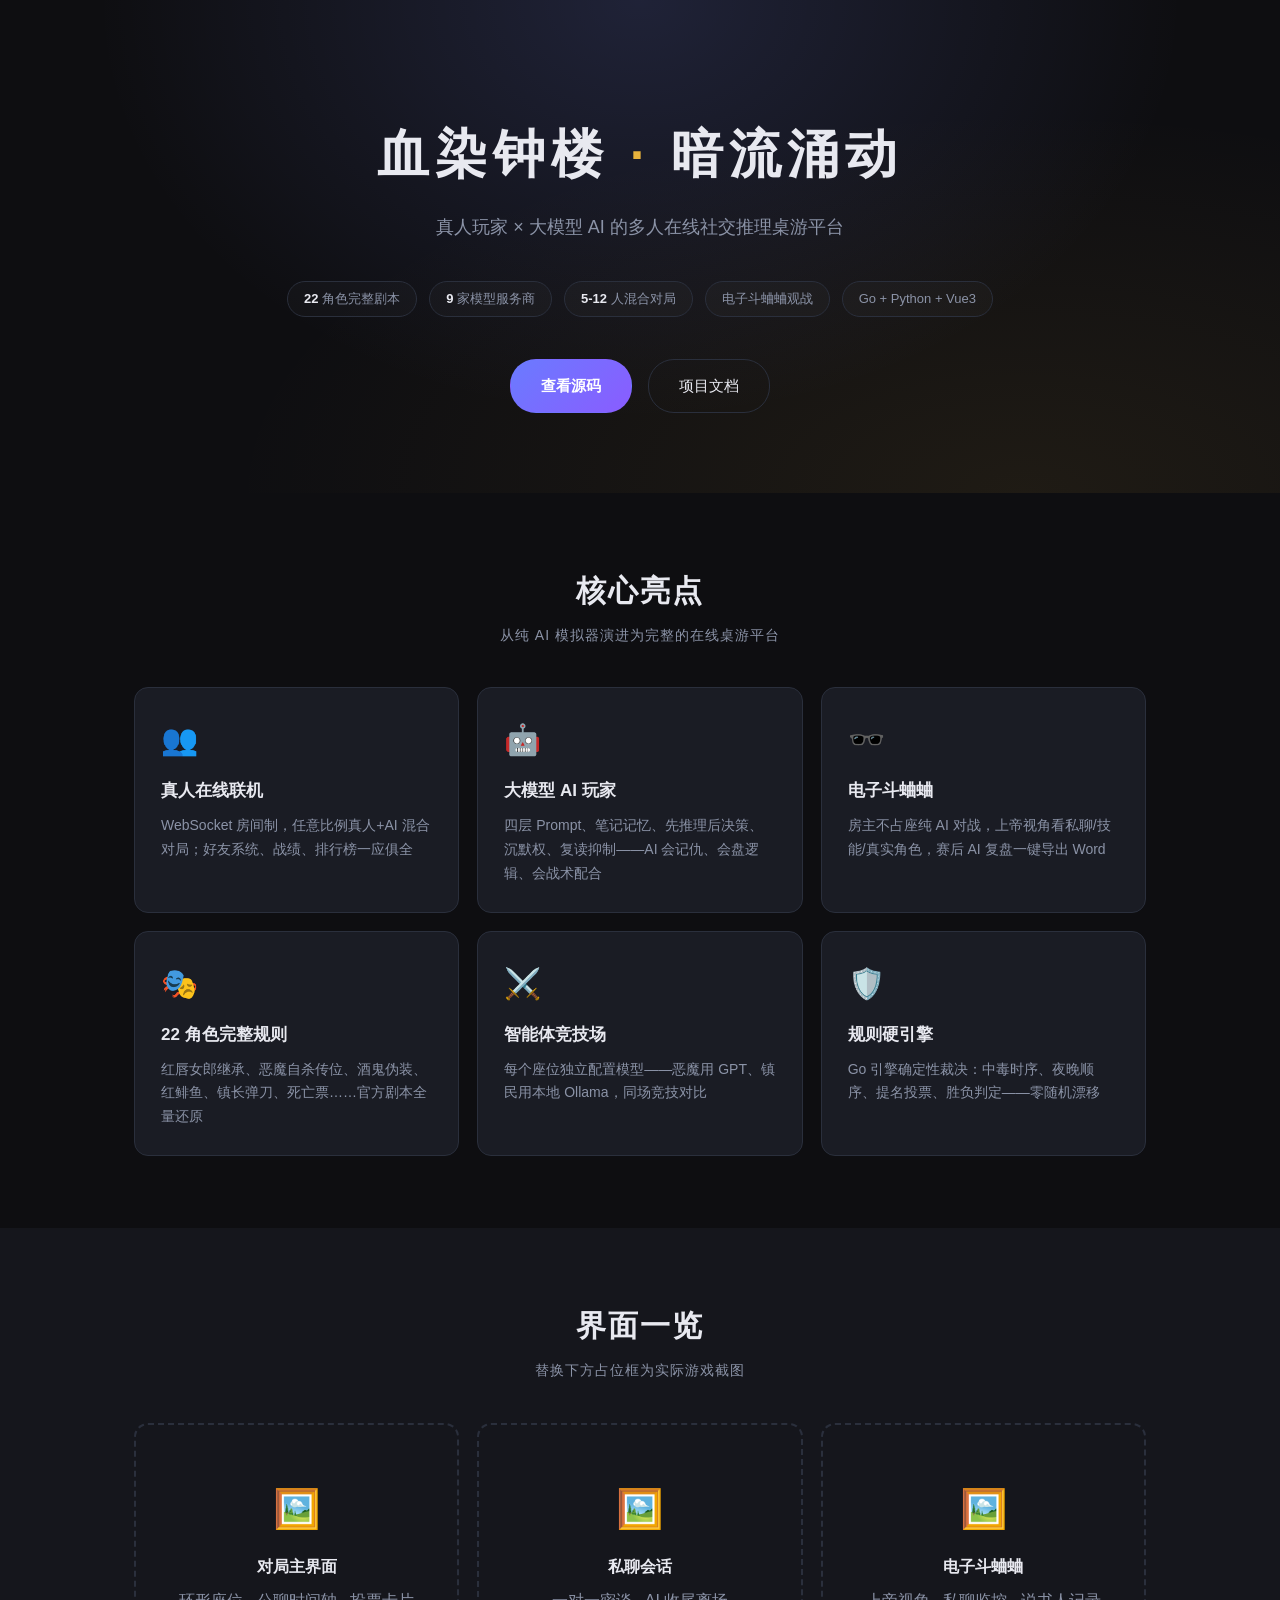
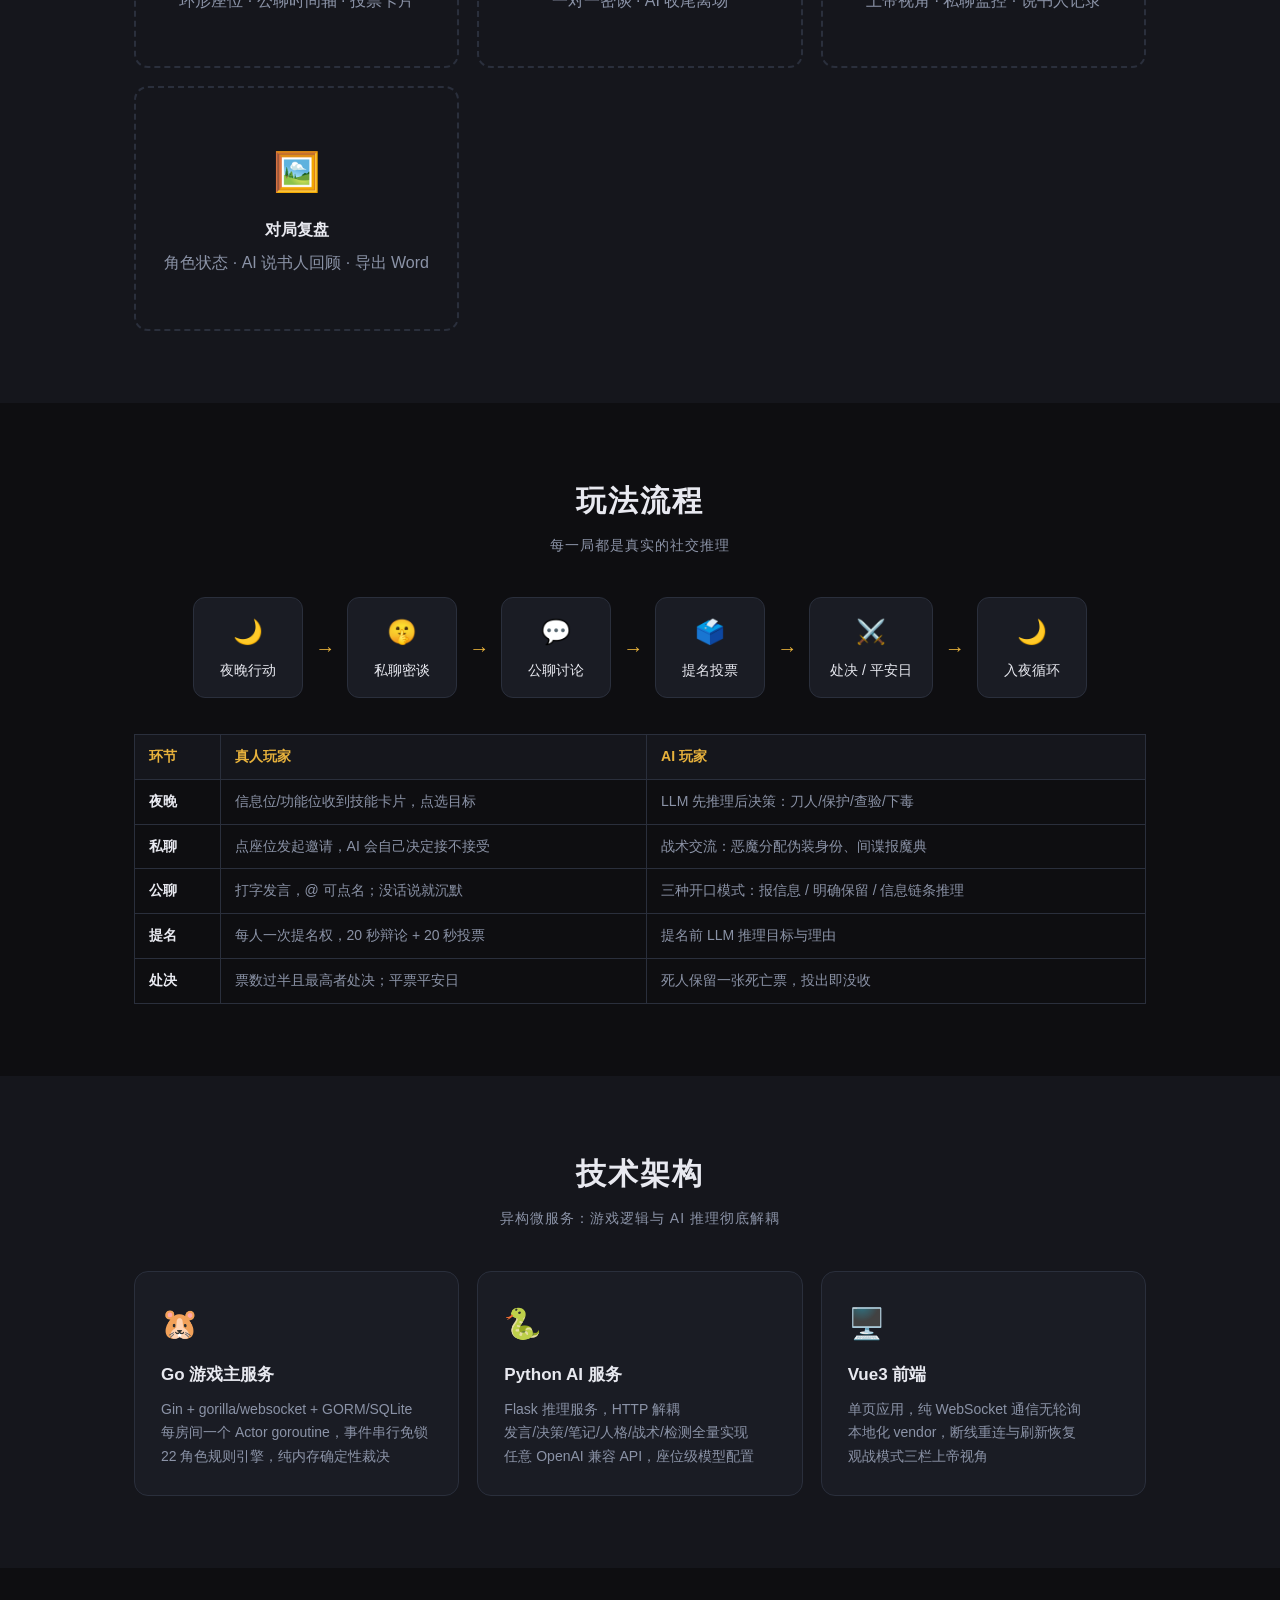
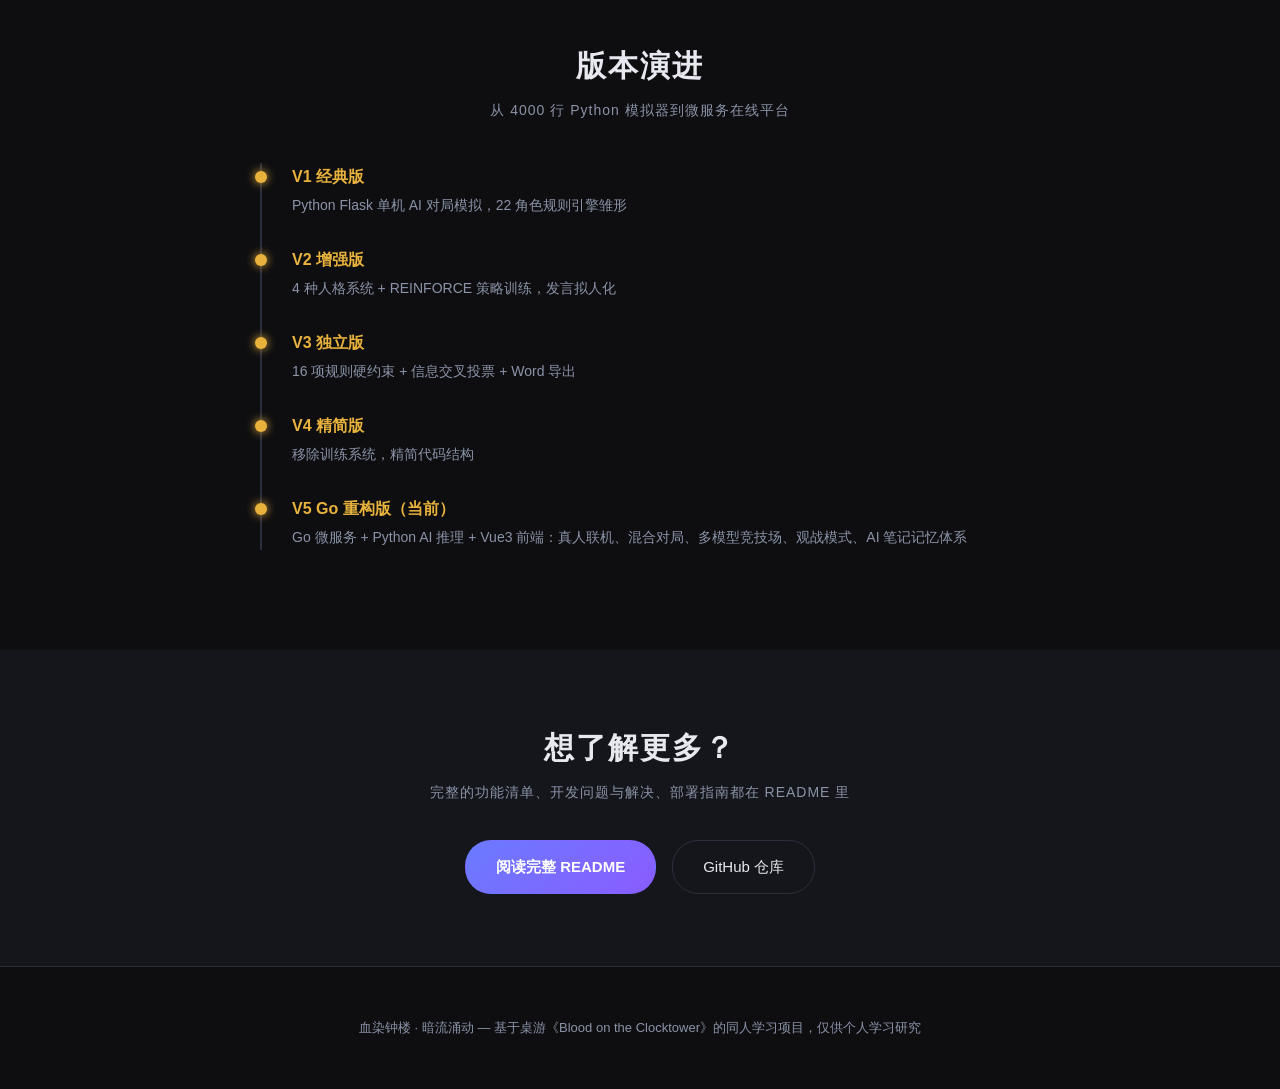
<file: index.html>
<!DOCTYPE html>
<html lang="zh-CN">
<head>
<meta charset="UTF-8">
<meta name="viewport" content="width=device-width, initial-scale=1.0">
<title>血染钟楼 · 暗流涌动 — 在线桌游平台</title>
<style>
:root{
  --bg:#0e0e11; --bg2:#15161c; --card:#1a1c24; --line:#2a2f3c;
  --fg:#e8e9f0; --dim:#8b93a7; --accent:#7a8cff; --gold:#e8b23c; --red:#ee7f8f; --green:#7ecb9c;
}
*{margin:0;padding:0;box-sizing:border-box}
body{background:var(--bg);color:var(--fg);font-family:"PingFang SC","Microsoft YaHei","Segoe UI",sans-serif;line-height:1.7}
a{color:var(--accent);text-decoration:none}
.wrap{max-width:1060px;margin:0 auto;padding:0 24px}
/* hero */
.hero{position:relative;text-align:center;padding:110px 0 80px;overflow:hidden;
  background:radial-gradient(ellipse at 50% 0%,rgba(122,140,255,.16),transparent 60%),
             radial-gradient(ellipse at 80% 100%,rgba(232,178,60,.08),transparent 55%)}
.hero h1{font-size:52px;letter-spacing:6px;margin-bottom:14px}
.hero h1 .moon{color:var(--gold)}
.hero p.sub{color:var(--dim);font-size:18px;margin-bottom:38px}
.hero .badges{display:flex;gap:12px;justify-content:center;flex-wrap:wrap;margin-bottom:42px}
.badge{border:1px solid var(--line);border-radius:20px;padding:6px 16px;font-size:13px;color:var(--dim);background:rgba(255,255,255,.02)}
.badge b{color:var(--fg)}
.btns{display:flex;gap:16px;justify-content:center;flex-wrap:wrap}
.btn{display:inline-block;padding:13px 30px;border-radius:26px;font-size:15px;border:1px solid var(--line);transition:.2s}
.btn-primary{background:linear-gradient(135deg,#6a7bff,#8a5cff);border-color:transparent;color:#fff;font-weight:600}
.btn-primary:hover{transform:translateY(-2px);box-shadow:0 8px 24px rgba(122,140,255,.35)}
.btn-ghost{color:var(--fg)}
.btn-ghost:hover{border-color:var(--accent)}
/* sections */
section{padding:72px 0}
h2{font-size:30px;text-align:center;margin-bottom:14px;letter-spacing:2px}
h2 small{display:block;font-size:14px;color:var(--dim);font-weight:400;letter-spacing:1px;margin-top:8px}
.grid{display:grid;grid-template-columns:repeat(auto-fit,minmax(240px,1fr));gap:18px;margin-top:40px}
.card{background:var(--card);border:1px solid var(--line);border-radius:14px;padding:26px;transition:.2s}
.card:hover{border-color:var(--accent);transform:translateY(-3px)}
.card .icon{font-size:30px;margin-bottom:12px}
.card h3{font-size:17px;margin-bottom:8px}
.card p{color:var(--dim);font-size:14px}
/* shots */
.shots{display:grid;grid-template-columns:repeat(auto-fit,minmax(300px,1fr));gap:18px;margin-top:40px}
.shot{border:2px dashed var(--line);border-radius:14px;background:var(--bg2);
  display:flex;flex-direction:column;align-items:center;justify-content:center;padding:52px 20px;text-align:center;color:var(--dim)}
.shot .ph{font-size:38px;margin-bottom:12px}
.shot b{color:var(--fg);display:block;margin-bottom:6px}
/* flow */
.flow{display:flex;flex-wrap:wrap;gap:12px;justify-content:center;margin-top:40px}
.step{background:var(--card);border:1px solid var(--line);border-radius:12px;padding:14px 20px;text-align:center;min-width:110px}
.step .e{font-size:24px}
.step .t{font-size:14px;margin-top:6px}
.arrow{color:var(--gold);font-size:20px;align-self:center}
/* table */
table{width:100%;border-collapse:collapse;margin-top:36px;font-size:14px}
th,td{border:1px solid var(--line);padding:10px 14px;text-align:left}
th{background:var(--bg2);color:var(--gold);font-weight:600}
td{color:var(--dim)}
td b{color:var(--fg)}
/* timeline */
.tl{max-width:760px;margin:40px auto 0;border-left:2px solid var(--line);padding-left:30px}
.tl .item{position:relative;margin-bottom:28px}
.tl .item::before{content:'';position:absolute;left:-37px;top:8px;width:12px;height:12px;border-radius:50%;
  background:var(--gold);box-shadow:0 0 10px var(--gold)}
.tl .v{font-weight:700;color:var(--gold);font-size:16px}
.tl p{color:var(--dim);font-size:14px;margin-top:4px}
footer{text-align:center;padding:50px 0;color:var(--dim);font-size:13px;border-top:1px solid var(--line)}
@media(max-width:640px){.hero h1{font-size:34px;letter-spacing:3px}}
</style>
</head>
<body>

<div class="hero">
  <div class="wrap">
    <h1>血染钟楼 <span class="moon">·</span> 暗流涌动</h1>
    <p class="sub">真人玩家 × 大模型 AI 的多人在线社交推理桌游平台</p>
    <div class="badges">
      <span class="badge"><b>22</b> 角色完整剧本</span>
      <span class="badge"><b>9</b> 家模型服务商</span>
      <span class="badge"><b>5-12</b> 人混合对局</span>
      <span class="badge">电子斗蛐蛐观战</span>
      <span class="badge">Go + Python + Vue3</span>
    </div>
    <div class="btns">
      <a class="btn btn-primary" href="https://github.com/pengjunhao2810/AI_bloodontower">查看源码</a>
      <a class="btn btn-ghost" href="#readme">项目文档</a>
    </div>
  </div>
</div>

<section>
  <div class="wrap">
    <h2>核心亮点<small>从纯 AI 模拟器演进为完整的在线桌游平台</small></h2>
    <div class="grid">
      <div class="card"><div class="icon">👥</div><h3>真人在线联机</h3><p>WebSocket 房间制，任意比例真人+AI 混合对局；好友系统、战绩、排行榜一应俱全</p></div>
      <div class="card"><div class="icon">🤖</div><h3>大模型 AI 玩家</h3><p>四层 Prompt、笔记记忆、先推理后决策、沉默权、复读抑制——AI 会记仇、会盘逻辑、会战术配合</p></div>
      <div class="card"><div class="icon">🕶️</div><h3>电子斗蛐蛐</h3><p>房主不占座纯 AI 对战，上帝视角看私聊/技能/真实角色，赛后 AI 复盘一键导出 Word</p></div>
      <div class="card"><div class="icon">🎭</div><h3>22 角色完整规则</h3><p>红唇女郎继承、恶魔自杀传位、酒鬼伪装、红鲱鱼、镇长弹刀、死亡票……官方剧本全量还原</p></div>
      <div class="card"><div class="icon">⚔️</div><h3>智能体竞技场</h3><p>每个座位独立配置模型——恶魔用 GPT、镇民用本地 Ollama，同场竞技对比</p></div>
      <div class="card"><div class="icon">🛡️</div><h3>规则硬引擎</h3><p>Go 引擎确定性裁决：中毒时序、夜晚顺序、提名投票、胜负判定——零随机漂移</p></div>
    </div>
  </div>
</section>

<section style="background:var(--bg2)">
  <div class="wrap">
    <h2>界面一览<small>替换下方占位框为实际游戏截图</small></h2>
    <div class="shots">
      <div class="shot"><span class="ph">🖼️</span><b>对局主界面</b>环形座位 · 公聊时间轴 · 投票卡片</div>
      <div class="shot"><span class="ph">🖼️</span><b>私聊会话</b>一对一密谈 · AI 收尾离场</div>
      <div class="shot"><span class="ph">🖼️</span><b>电子斗蛐蛐</b>上帝视角 · 私聊监控 · 说书人记录</div>
      <div class="shot"><span class="ph">🖼️</span><b>对局复盘</b>角色状态 · AI 说书人回顾 · 导出 Word</div>
    </div>
  </div>
</section>

<section>
  <div class="wrap">
    <h2>玩法流程<small>每一局都是真实的社交推理</small></h2>
    <div class="flow">
      <div class="step"><div class="e">🌙</div><div class="t">夜晚行动</div></div><span class="arrow">→</span>
      <div class="step"><div class="e">🤫</div><div class="t">私聊密谈</div></div><span class="arrow">→</span>
      <div class="step"><div class="e">💬</div><div class="t">公聊讨论</div></div><span class="arrow">→</span>
      <div class="step"><div class="e">🗳️</div><div class="t">提名投票</div></div><span class="arrow">→</span>
      <div class="step"><div class="e">⚔️</div><div class="t">处决 / 平安日</div></div><span class="arrow">→</span>
      <div class="step"><div class="e">🌙</div><div class="t">入夜循环</div></div>
    </div>
    <table>
      <tr><th>环节</th><th>真人玩家</th><th>AI 玩家</th></tr>
      <tr><td><b>夜晚</b></td><td>信息位/功能位收到技能卡片，点选目标</td><td>LLM 先推理后决策：刀人/保护/查验/下毒</td></tr>
      <tr><td><b>私聊</b></td><td>点座位发起邀请，AI 会自己决定接不接受</td><td>战术交流：恶魔分配伪装身份、间谍报魔典</td></tr>
      <tr><td><b>公聊</b></td><td>打字发言，@ 可点名；没话说就沉默</td><td>三种开口模式：报信息 / 明确保留 / 信息链条推理</td></tr>
      <tr><td><b>提名</b></td><td>每人一次提名权，20 秒辩论 + 20 秒投票</td><td>提名前 LLM 推理目标与理由</td></tr>
      <tr><td><b>处决</b></td><td>票数过半且最高者处决；平票平安日</td><td>死人保留一张死亡票，投出即没收</td></tr>
    </table>
  </div>
</section>

<section style="background:var(--bg2)">
  <div class="wrap">
    <h2>技术架构<small>异构微服务：游戏逻辑与 AI 推理彻底解耦</small></h2>
    <div class="grid">
      <div class="card"><div class="icon">🐹</div><h3>Go 游戏主服务</h3><p>Gin + gorilla/websocket + GORM/SQLite<br>每房间一个 Actor goroutine，事件串行免锁<br>22 角色规则引擎，纯内存确定性裁决</p></div>
      <div class="card"><div class="icon">🐍</div><h3>Python AI 服务</h3><p>Flask 推理服务，HTTP 解耦<br>发言/决策/笔记/人格/战术/检测全量实现<br>任意 OpenAI 兼容 API，座位级模型配置</p></div>
      <div class="card"><div class="icon">🖥️</div><h3>Vue3 前端</h3><p>单页应用，纯 WebSocket 通信无轮询<br>本地化 vendor，断线重连与刷新恢复<br>观战模式三栏上帝视角</p></div>
    </div>
  </div>
</section>

<section>
  <div class="wrap">
    <h2>版本演进<small>从 4000 行 Python 模拟器到微服务在线平台</small></h2>
    <div class="tl">
      <div class="item"><div class="v">V1 经典版</div><p>Python Flask 单机 AI 对局模拟，22 角色规则引擎雏形</p></div>
      <div class="item"><div class="v">V2 增强版</div><p>4 种人格系统 + REINFORCE 策略训练，发言拟人化</p></div>
      <div class="item"><div class="v">V3 独立版</div><p>16 项规则硬约束 + 信息交叉投票 + Word 导出</p></div>
      <div class="item"><div class="v">V4 精简版</div><p>移除训练系统，精简代码结构</p></div>
      <div class="item"><div class="v">V5 Go 重构版（当前）</div><p>Go 微服务 + Python AI 推理 + Vue3 前端：真人联机、混合对局、多模型竞技场、观战模式、AI 笔记记忆体系</p></div>
    </div>
  </div>
</section>

<section id="readme" style="background:var(--bg2)">
  <div class="wrap" style="text-align:center">
    <h2>想了解更多？<small>完整的功能清单、开发问题与解决、部署指南都在 README 里</small></h2>
    <div class="btns" style="margin-top:36px">
      <a class="btn btn-primary" href="https://github.com/pengjunhao2810/AI_bloodontower/blob/main/README.md">阅读完整 README</a>
      <a class="btn btn-ghost" href="https://github.com/pengjunhao2810/AI_bloodontower">GitHub 仓库</a>
    </div>
  </div>
</section>

<footer>
  血染钟楼 · 暗流涌动 — 基于桌游《Blood on the Clocktower》的同人学习项目，仅供个人学习研究
</footer>

</body>
</html>
</file>
